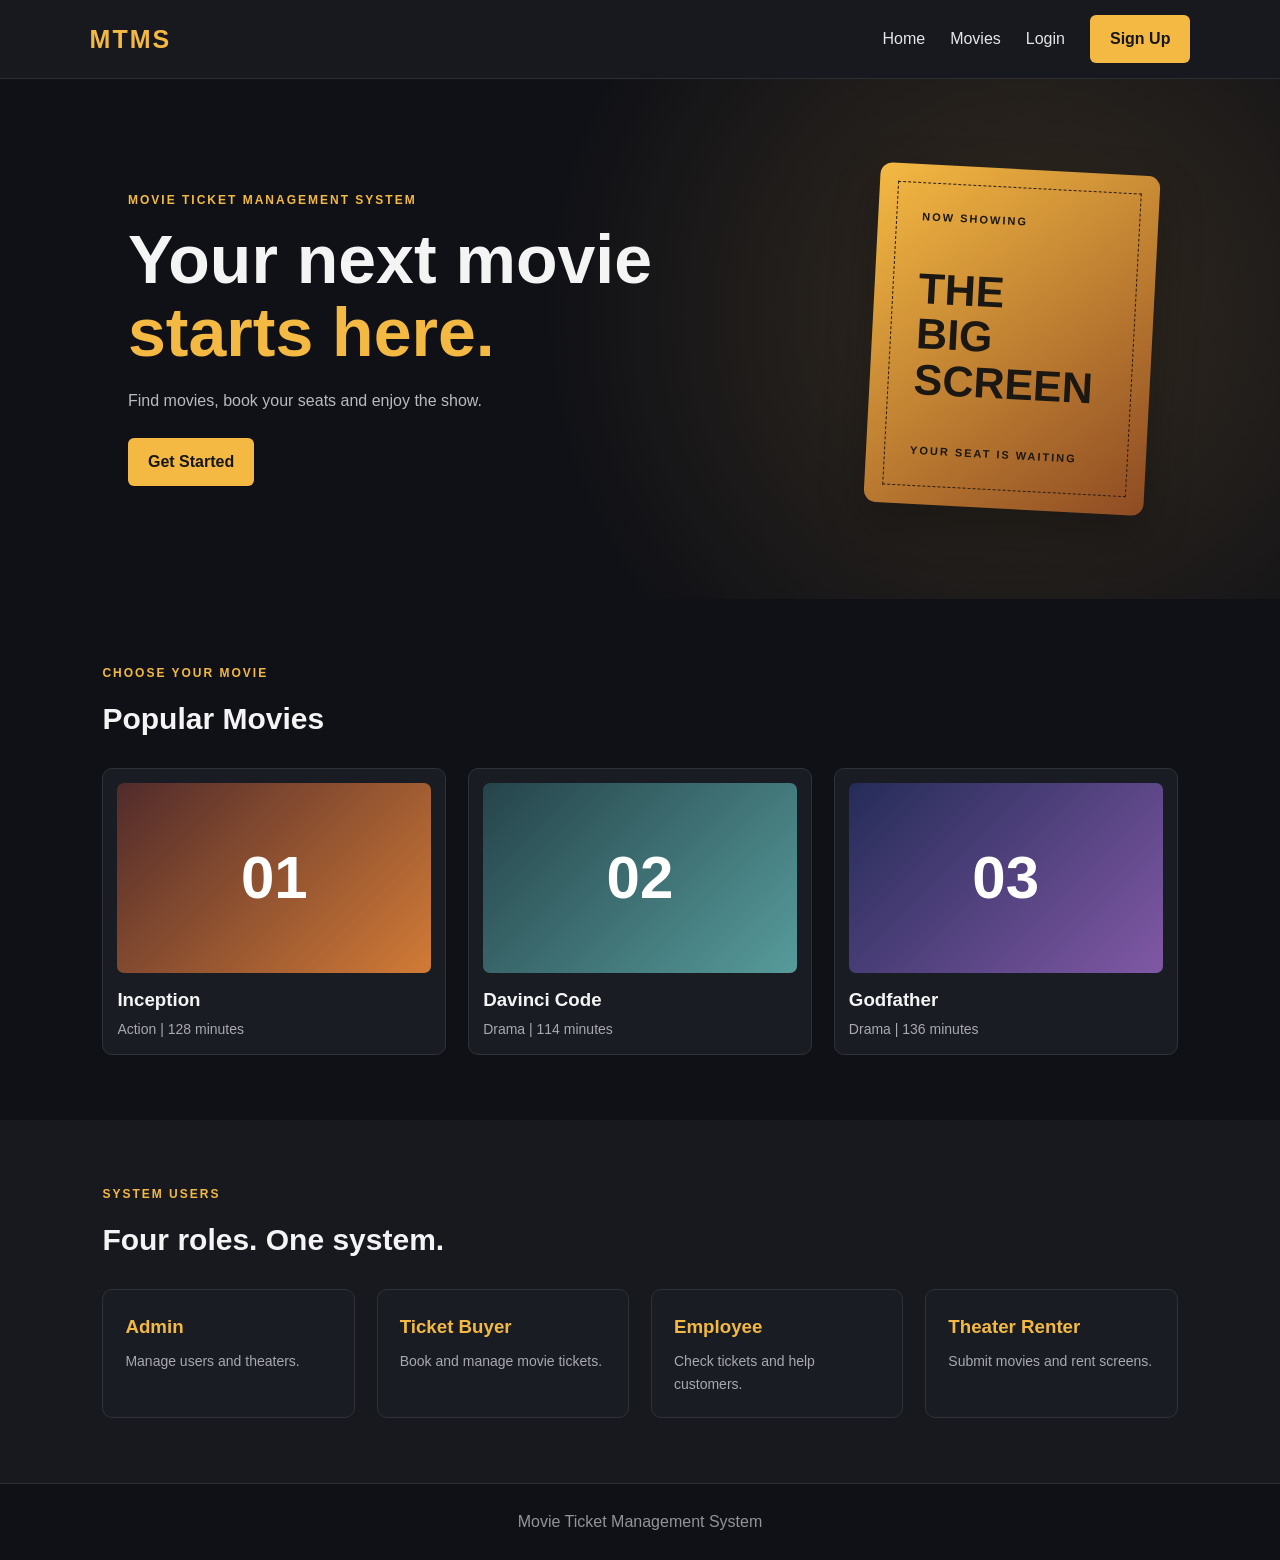
<file: index.html>
<!DOCTYPE html>
<html lang="en">
<head>
    <meta charset="UTF-8">
    <meta name="viewport" content="width=device-width, initial-scale=1.0">
    <title>Movie Ticket Management System</title>
    <link rel="stylesheet" href="css/index.css">
</head>
<body>
    <header class="topbar">
        <a class="logo" href="index.html">MTMS</a>
        <nav>
            <a href="index.html">Home</a>
            <a href="#movies">Movies</a>
            <a href="login.html">Login</a>
            <a class="nav-button" href="register.html">Sign Up</a>
        </nav>
    </header>

    <main>
        <section class="hero">
            <div>
                <p class="tag">MOVIE TICKET MANAGEMENT SYSTEM</p>
                <h1>Your next movie<br><span>starts here.</span></h1>
                <p class="hero-text">Find movies, book your seats and enjoy the show.</p>
                <a class="button" href="login.html">Get Started</a>
            </div>
            <div class="hero-box">
                <div class="ticket-shape">
                    <p>NOW SHOWING</p>
                    <h2>THE<br>BIG<br>SCREEN</h2>
                    <span>YOUR SEAT IS WAITING</span>
                </div>
            </div>
        </section>

        <section class="content-section" id="movies">
            <p class="tag">CHOOSE YOUR MOVIE</p>
            <h2>Popular Movies</h2>
            <div class="movie-list">
                <article class="movie-card">
                    <div class="movie-art art-one">01</div>
                    <h3>Inception</h3>
                    <p>Action | 128 minutes</p>
                </article>
                <article class="movie-card">
                    <div class="movie-art art-two">02</div>
                    <h3>Davinci Code</h3>
                    <p>Drama | 114 minutes</p>
                </article>
                <article class="movie-card">
                    <div class="movie-art art-three">03</div>
                    <h3>Godfather</h3>
                    <p>Drama | 136 minutes</p>
                </article>
            </div>
        </section>

        <section class="content-section roles">
            <p class="tag">SYSTEM USERS</p>
            <h2>Four roles. One system.</h2>
            <div class="role-list">
                <div><h3>Admin</h3><p>Manage users and theaters.</p></div>
                <div><h3>Ticket Buyer</h3><p>Book and manage movie tickets.</p></div>
                <div><h3>Employee</h3><p>Check tickets and help customers.</p></div>
                <div><h3>Theater Renter</h3><p>Submit movies and rent screens.</p></div>
            </div>
        </section>
    </main>

    <footer>Movie Ticket Management System</footer>
</body>
</html>
</file>
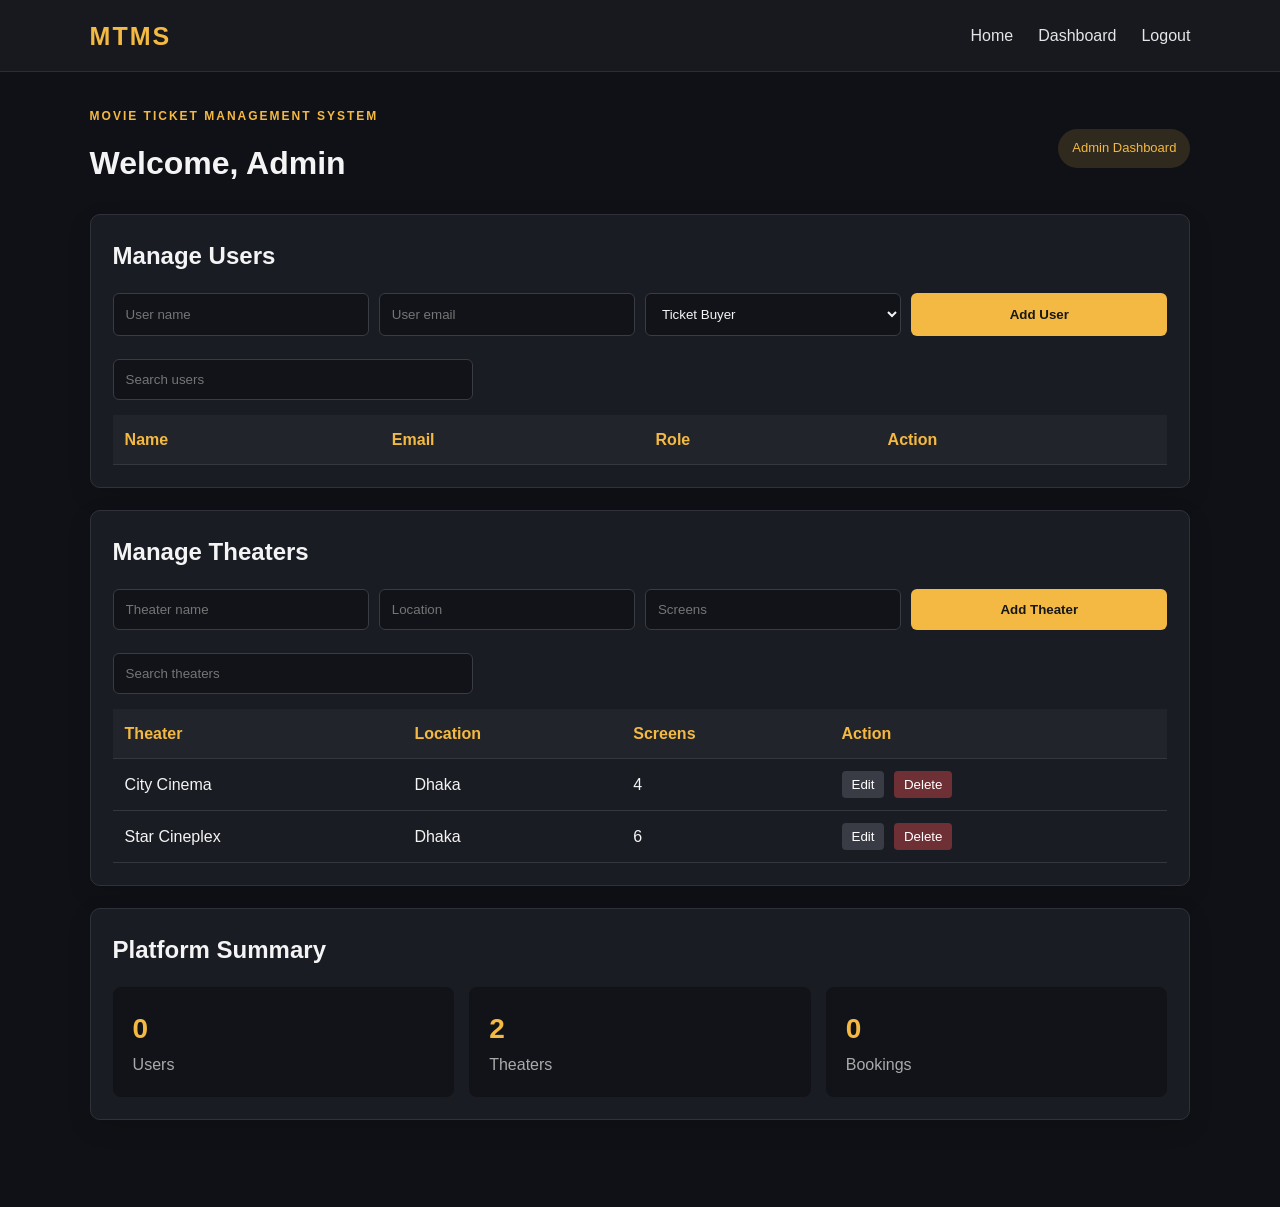
<file: admin.html>
<!DOCTYPE html>
<html lang="en">
<head>
    <meta charset="UTF-8">
    <meta name="viewport" content="width=device-width, initial-scale=1.0">
    <title>Admin Dashboard | Movie Ticket Management System</title>
    <link rel="stylesheet" href="css/admin.css">
</head>
<body>
    <header class="topbar">
        <a class="logo" href="index.html">MTMS</a>
        <nav><a href="index.html">Home</a><a href="admin.html">Dashboard</a><a href="login.html" id="logoutLink">Logout</a></nav>
    </header>
    <main class="dashboard">
        <div class="dashboard-heading"><div><p class="tag">MOVIE TICKET MANAGEMENT SYSTEM</p><h1>Welcome, Admin</h1></div><span class="role-label">Admin Dashboard</span></div>
        
        <section class="panel">
            <h2>Manage Users</h2>
            <form id="userForm" class="inline-form">
                <input id="userName" placeholder="User name">
                <input id="userEmail" type="email" placeholder="User email">
                <select id="userRole"><option value="buyer">Ticket Buyer</option><option value="employee">Employee</option><option value="renter">Theater Renter</option></select>
                <button class="button" type="submit">Add User</button>
            </form>
            <input class="search" id="userSearch" placeholder="Search users">
            <div class="table-wrap"><table><thead><tr><th>Name</th><th>Email</th><th>Role</th><th>Action</th></tr></thead><tbody id="userTable"></tbody></table></div>
        </section>
        <section class="panel">
            <h2>Manage Theaters</h2>
            <form id="theaterForm" class="inline-form">
                <input id="theaterName" placeholder="Theater name">
                <input id="theaterLocation" placeholder="Location">
                <input id="theaterScreens" type="number" min="1" placeholder="Screens">
                <button class="button" type="submit">Add Theater</button>
            </form>
            <input class="search" id="theaterSearch" placeholder="Search theaters">
            <div class="table-wrap"><table><thead><tr><th>Theater</th><th>Location</th><th>Screens</th><th>Action</th></tr></thead><tbody id="theaterTable"></tbody></table></div>
        </section>
        <section class="panel">
            <h2>Platform Summary</h2>
            <div class="summary-grid"><div><strong id="totalUsers">0</strong><span>Users</span></div><div><strong id="totalTheaters">0</strong><span>Theaters</span></div><div><strong id="totalBookings">0</strong><span>Bookings</span></div></div>
        </section>

    </main>
    <script src="js/admin.js"></script>
</body>
</html>
</file>
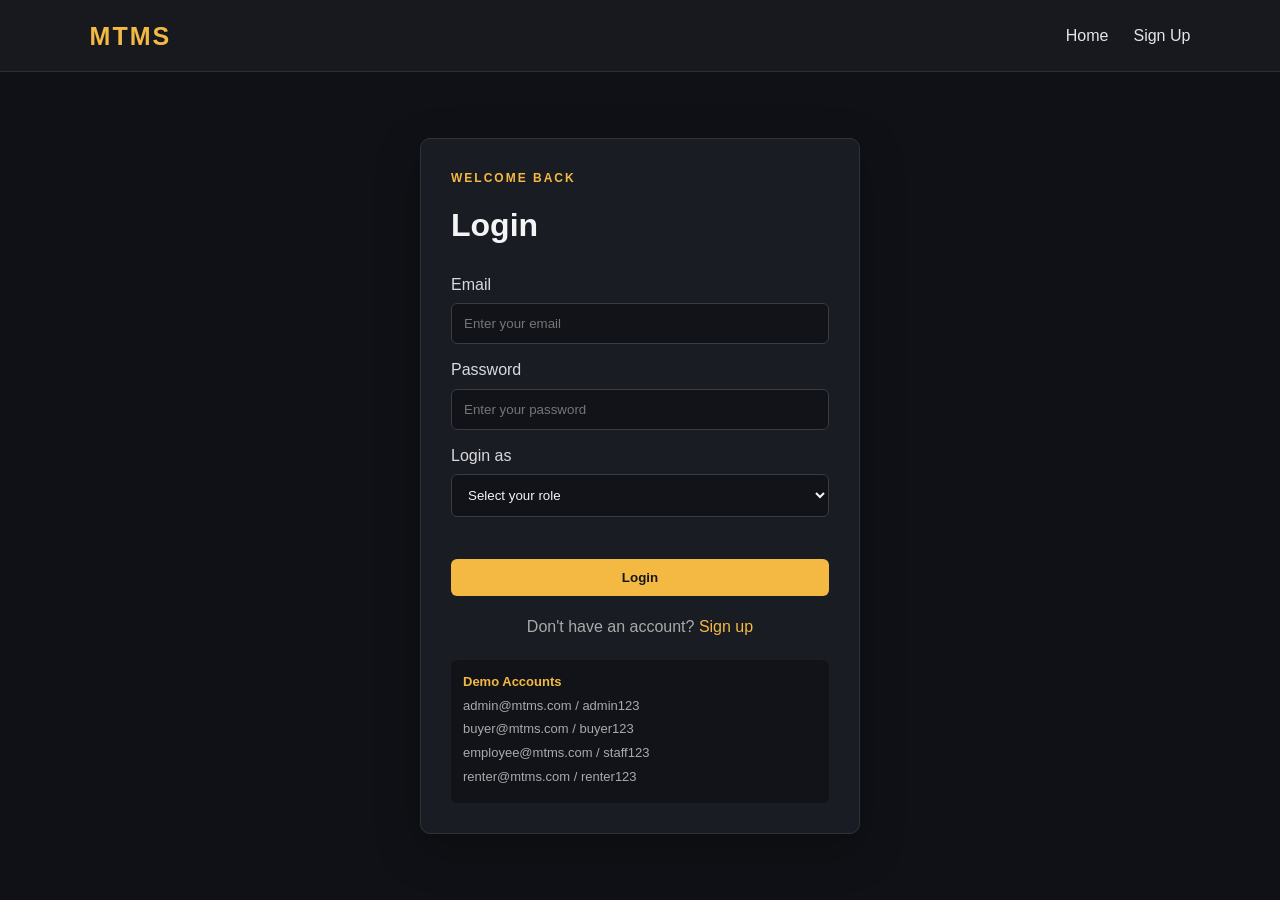
<file: login.html>
<!DOCTYPE html>
<html lang="en">
<head>
    <meta charset="UTF-8">
    <meta name="viewport" content="width=device-width, initial-scale=1.0">
    <title>Login | Movie Ticket Management System</title>
    <link rel="stylesheet" href="css/login.css">
</head>
<body>
    <header class="topbar">
        <a class="logo" href="index.html">MTMS</a>
        <nav><a href="index.html">Home</a><a href="register.html">Sign Up</a></nav>
    </header>

    <main class="form-page">
        <form class="form-card" id="loginForm">
            <p class="tag">WELCOME BACK</p>
            <h1>Login</h1>
            <label for="email">Email</label>
            <input type="email" id="email" placeholder="Enter your email">
            <label for="password">Password</label>
            <input type="password" id="password" placeholder="Enter your password">
            <label for="role">Login as</label>
            <select id="role">
                <option value="">Select your role</option>
                <option value="admin">Admin</option>
                <option value="buyer">Ticket Buyer</option>
                <option value="employee">Employee</option>
                <option value="renter">Theater Renter</option>
            </select>
            <p class="error" id="loginError"></p>
            <button class="button full-button" type="submit">Login</button>
            <p class="form-bottom">Don't have an account? <a href="register.html">Sign up</a></p>
            <div class="demo-box">
                <strong>Demo Accounts</strong>
                <p>admin@mtms.com / admin123</p>
                <p>buyer@mtms.com / buyer123</p>
                <p>employee@mtms.com / staff123</p>
                <p>renter@mtms.com / renter123</p>
            </div>
        </form>
    </main>
    <script src="js/login.js"></script>
</body>
</html>
</file>
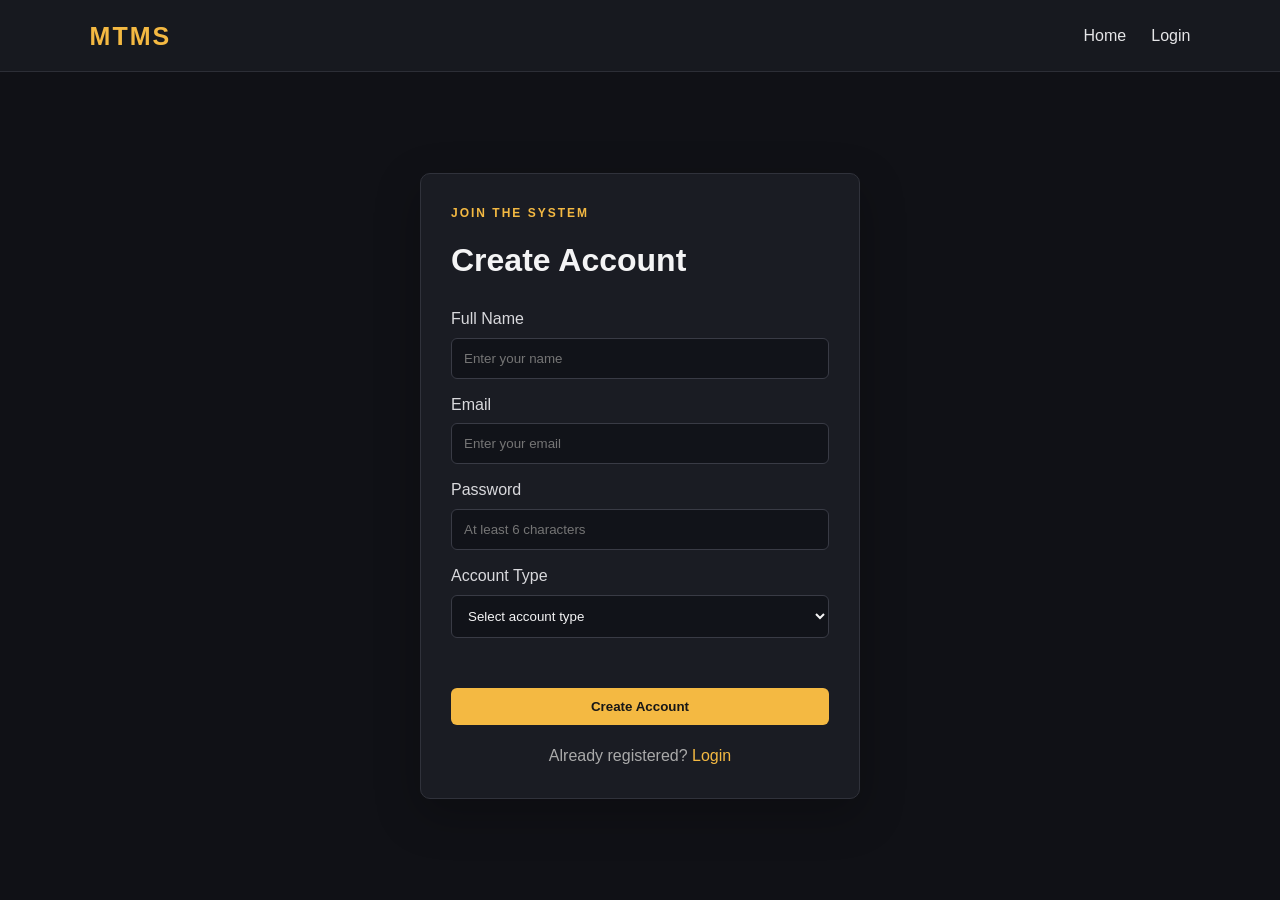
<file: register.html>
<!DOCTYPE html>
<html lang="en">
<head>
    <meta charset="UTF-8">
    <meta name="viewport" content="width=device-width, initial-scale=1.0">
    <title>Sign Up | Movie Ticket Management System</title>
    <link rel="stylesheet" href="css/register.css">
</head>
<body>
    <header class="topbar">
        <a class="logo" href="index.html">MTMS</a>
        <nav><a href="index.html">Home</a><a href="login.html">Login</a></nav>
    </header>

    <main class="form-page">
        <form class="form-card" id="registerForm">
            <p class="tag">JOIN THE SYSTEM</p>
            <h1>Create Account</h1>
            <label for="name">Full Name</label>
            <input type="text" id="name" placeholder="Enter your name">
            <label for="regEmail">Email</label>
            <input type="email" id="regEmail" placeholder="Enter your email">
            <label for="regPassword">Password</label>
            <input type="password" id="regPassword" placeholder="At least 6 characters">
            <label for="regRole">Account Type</label>
            <select id="regRole">
                <option value="">Select account type</option>
                <option value="buyer">Ticket Buyer</option>
                <option value="employee">Employee</option>
                <option value="renter">Theater Renter</option>
            </select>
            <p class="error" id="registerError"></p>
            <p class="success" id="registerSuccess"></p>
            <button class="button full-button" type="submit">Create Account</button>
            <p class="form-bottom">Already registered? <a href="login.html">Login</a></p>
        </form>
    </main>
    <script src="js/register.js"></script>
</body>
</html>
</file>
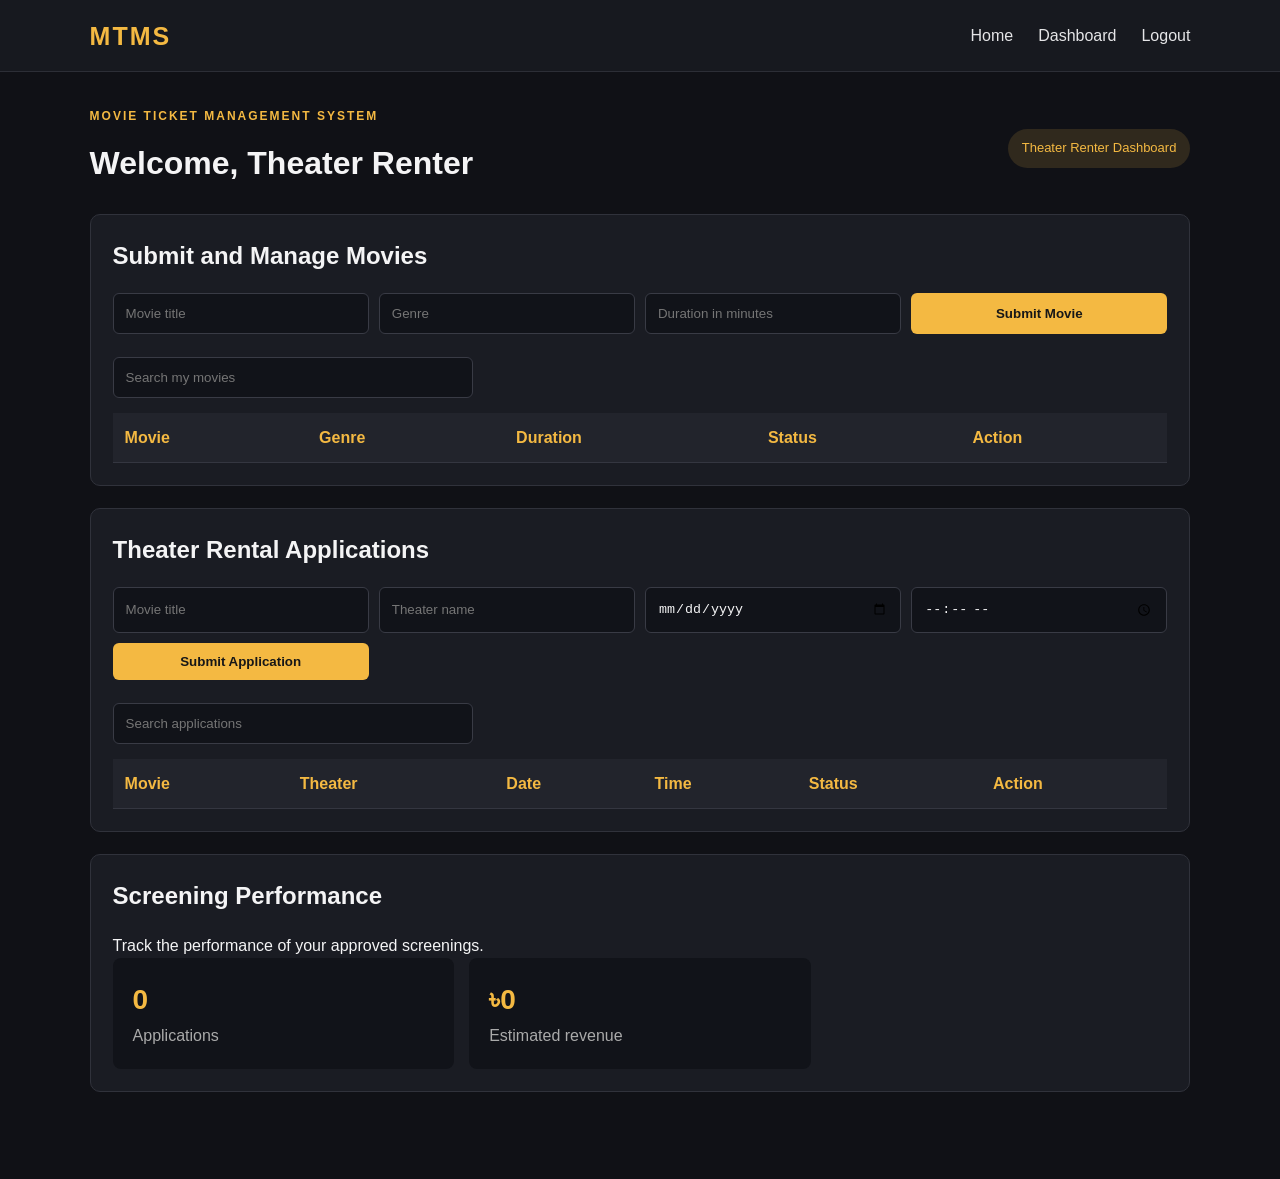
<file: renter.html>
<!DOCTYPE html>
<html lang="en">
<head>
    <meta charset="UTF-8">
    <meta name="viewport" content="width=device-width, initial-scale=1.0">
    <title>Theater Renter Dashboard | Movie Ticket Management System</title>
    <link rel="stylesheet" href="css/renter.css">
</head>
<body>
    <header class="topbar">
        <a class="logo" href="index.html">MTMS</a>
        <nav><a href="index.html">Home</a><a href="renter.html">Dashboard</a><a href="login.html" id="logoutLink">Logout</a></nav>
    </header>
    <main class="dashboard">
        <div class="dashboard-heading"><div><p class="tag">MOVIE TICKET MANAGEMENT SYSTEM</p><h1>Welcome, Theater Renter</h1></div><span class="role-label">Theater Renter Dashboard</span></div>
        
        <section class="panel">
            <h2>Submit and Manage Movies</h2>
            <form id="renterMovieForm" class="form-grid">
                <input id="renterMovieTitle" placeholder="Movie title">
                <input id="renterMovieGenre" placeholder="Genre">
                <input id="renterMovieDuration" type="number" min="1" placeholder="Duration in minutes">
                <button class="button" type="submit">Submit Movie</button>
            </form>
            <input class="search" id="renterMovieSearch" placeholder="Search my movies">
            <div class="table-wrap"><table><thead><tr><th>Movie</th><th>Genre</th><th>Duration</th><th>Status</th><th>Action</th></tr></thead><tbody id="renterMovieTable"></tbody></table></div>
        </section>
        <section class="panel">
            <h2>Theater Rental Applications</h2>
            <form id="rentalForm" class="form-grid">
                <input id="rentalMovie" placeholder="Movie title">
                <input id="rentalTheater" placeholder="Theater name">
                <input id="rentalDate" type="date">
                <input id="rentalTime" type="time">
                <button class="button" type="submit">Submit Application</button>
            </form>
            <input class="search" id="rentalSearch" placeholder="Search applications">
            <div class="table-wrap"><table><thead><tr><th>Movie</th><th>Theater</th><th>Date</th><th>Time</th><th>Status</th><th>Action</th></tr></thead><tbody id="rentalTable"></tbody></table></div>
        </section>
        <section class="panel">
            <h2>Screening Performance</h2>
            <p>Track the performance of your approved screenings.</p>
            <div class="summary-grid"><div><strong id="renterScreenings">0</strong><span>Applications</span></div><div><strong>৳0</strong><span>Estimated revenue</span></div></div>
        </section>

    </main>
    <script src="js/renter.js"></script>
</body>
</html>
</file>
<file: css/index.css>
* {
    box-sizing: border-box;
    margin: 0;
    padding: 0;
}

body {
    background: #101116;
    color: #f4f4f5;
    font-family: Arial, Helvetica, sans-serif;
    line-height: 1.6;
}

a {
    color: #f4b942;
    text-decoration: none;
}

.topbar {
    min-height: 72px;
    padding: 15px 7%;
    display: flex;
    justify-content: space-between;
    align-items: center;
    background: #17191f;
    border-bottom: 1px solid #2c2e36;
}

.logo {
    color: #f4b942;
    font-size: 25px;
    font-weight: bold;
    letter-spacing: 2px;
}

nav {
    display: flex;
    gap: 25px;
    align-items: center;
}

nav a {
    color: #e5e5e7;
}

nav a:hover {
    color: #f4b942;
}

.nav-button, .button {
    display: inline-block;
    background: #f4b942;
    color: #171717;
    border: 0;
    padding: 11px 20px;
    border-radius: 6px;
    font-weight: bold;
    cursor: pointer;
}

.nav-button:hover, .button:hover {
    background: #ffd477;
}

.hero {
    padding: 90px 10%;
    min-height: 480px;
    display: flex;
    align-items: center;
    justify-content: space-between;
    gap: 40px;
    background: radial-gradient(circle at 80% 45%, #342b20, #101116 45%);
}

.tag {
    color: #f4b942;
    font-size: 12px;
    font-weight: bold;
    letter-spacing: 2px;
    margin-bottom: 12px;
}

.hero h1 {
    font-size: clamp(42px, 6vw, 68px);
    line-height: 1.08;
    margin-bottom: 18px;
}

.hero h1 span {
    color: #f4b942;
}

.hero-text {
    color: #b9bac1;
    margin-bottom: 25px;
}

.hero-box {
    width: 280px;
    height: 340px;
    padding: 18px;
    background: linear-gradient(140deg, #f4b942, #8e4b23);
    transform: rotate(3deg);
    border-radius: 12px;
}

.ticket-shape {
    height: 100%;
    padding: 25px;
    border: 1px dashed #2b1c11;
    color: #1b1712;
    display: flex;
    flex-direction: column;
    justify-content: space-between;
}

.ticket-shape h2 {
    font-size: 43px;
    line-height: 1.05;
}

.ticket-shape p, .ticket-shape span {
    font-size: 11px;
    font-weight: bold;
    letter-spacing: 2px;
}

.content-section {
    padding: 65px 8%;
}

.content-section h2 {
    font-size: 30px;
    margin-bottom: 25px;
}

.movie-list, .role-list {
    display: grid;
    grid-template-columns: repeat(3, 1fr);
    gap: 22px;
}

.movie-card, .role-list div, .panel, .form-card {
    background: #1a1c23;
    border: 1px solid #30323b;
    border-radius: 10px;
}

.movie-card {
    padding: 14px;
}

.movie-card h3 {
    margin: 12px 0 3px;
}

.movie-card p, .role-list p {
    color: #a8a9b0;
    font-size: 14px;
}

.movie-art {
    height: 190px;
    border-radius: 7px;
    display: flex;
    align-items: center;
    justify-content: center;
    font-size: 60px;
    font-weight: bold;
    color: #fff;
}

.art-one { background: linear-gradient(135deg, #512b2b, #d27b36); }
.art-two { background: linear-gradient(135deg, #25444a, #579b9b); }
.art-three { background: linear-gradient(135deg, #252c58, #8058a5); }

.roles {
    background: #17191f;
}

.role-list {
    grid-template-columns: repeat(4, 1fr);
}

.role-list div {
    padding: 22px;
}

.role-list h3 {
    color: #f4b942;
    margin-bottom: 8px;
}

footer {
    padding: 25px;
    text-align: center;
    color: #92939b;
    border-top: 1px solid #2c2e36;
}

.form-page {
    min-height: calc(100vh - 72px);
    padding: 45px 15px;
    display: flex;
    justify-content: center;
    align-items: flex-start;
}

.form-card {
    width: 100%;
    max-width: 440px;
    padding: 30px;
}

.form-card h1 {
    margin-bottom: 20px;
}

label {
    display: block;
    margin: 13px 0 6px;
    color: #d9d9dd;
}

input, select, textarea {
    width: 100%;
    padding: 12px;
    background: #111319;
    border: 1px solid #393b45;
    border-radius: 6px;
    color: #f4f4f5;
    outline: none;
}

input:focus, select:focus, textarea:focus {
    border-color: #f4b942;
}

.full-button {
    width: 100%;
    margin-top: 12px;
}

.error {
    color: #ff7777;
    min-height: 22px;
    margin-top: 8px;
}

.success {
    color: #75d69a;
    margin-top: 8px;
}

.form-bottom {
    text-align: center;
    color: #aaa;
    margin-top: 18px;
}

.demo-box {
    background: #111319;
    padding: 12px;
    margin-top: 20px;
    border-radius: 6px;
    color: #aaa;
    font-size: 13px;
}

.demo-box strong {
    color: #f4b942;
}

.dashboard {
    width: 86%;
    max-width: 1200px;
    margin: 35px auto;
}

.dashboard-heading {
    display: flex;
    justify-content: space-between;
    align-items: center;
    margin-bottom: 25px;
}

.dashboard-heading h1 {
    font-size: 32px;
}

.role-label {
    background: #30291d;
    color: #f4b942;
    padding: 9px 14px;
    border-radius: 20px;
    font-size: 13px;
}

.panel {
    padding: 22px;
    margin-bottom: 22px;
}

.panel h2 {
    margin-bottom: 17px;
}

.inline-form, .form-grid {
    display: grid;
    grid-template-columns: repeat(4, 1fr);
    gap: 10px;
    margin-bottom: 15px;
}

.search {
    max-width: 360px;
    margin: 8px 0 15px;
}

.table-wrap {
    overflow-x: auto;
}

table {
    width: 100%;
    border-collapse: collapse;
    min-width: 550px;
}

th, td {
    padding: 12px;
    border-bottom: 1px solid #343640;
    text-align: left;
}

th {
    color: #f4b942;
    background: #22242c;
}

td button {
    margin-right: 5px;
}

.small-button {
    background: #393b45;
    color: white;
    border: 0;
    padding: 6px 10px;
    border-radius: 4px;
    cursor: pointer;
}

.delete-button {
    background: #6e3035;
}

.summary-grid {
    display: grid;
    grid-template-columns: repeat(3, 1fr);
    gap: 15px;
}

.summary-grid div {
    padding: 20px;
    background: #111319;
    border-radius: 8px;
}

.summary-grid strong, .summary-grid span {
    display: block;
}

.summary-grid strong {
    color: #f4b942;
    font-size: 28px;
}

.summary-grid span {
    color: #aaa;
}

.dashboard-movies {
    grid-template-columns: repeat(3, 1fr);
}

.dashboard-movies .button {
    margin-top: 12px;
}

.simple-list {
    padding-left: 20px;
    color: #c5c5ca;
}

@media (max-width: 750px) {
    .topbar, .hero, .dashboard-heading {
        flex-direction: column;
        align-items: flex-start;
    }

    nav {
        flex-wrap: wrap;
        gap: 14px;
    }

    .hero {
        padding: 55px 8%;
    }

    .hero-box {
        width: 220px;
        height: 280px;
    }

    .movie-list, .role-list, .dashboard-movies {
        grid-template-columns: 1fr;
    }

    .inline-form, .form-grid {
        grid-template-columns: 1fr;
    }

    .dashboard {
        width: 92%;
    }

    .summary-grid {
        grid-template-columns: 1fr;
    }
}


/* Home page */
.hero { min-height: 480px; }
.hero-box { box-shadow: 0 18px 45px rgba(0,0,0,.25); }
.content-section { max-width: 1400px; margin: auto; }
.movie-card { transition: transform .2s; }
.movie-card:hover { transform: translateY(-5px); }
</file>
<file: css/admin.css>
* {
    box-sizing: border-box;
    margin: 0;
    padding: 0;
}

body {
    background: #101116;
    color: #f4f4f5;
    font-family: Arial, Helvetica, sans-serif;
    line-height: 1.6;
}

a {
    color: #f4b942;
    text-decoration: none;
}

.topbar {
    min-height: 72px;
    padding: 15px 7%;
    display: flex;
    justify-content: space-between;
    align-items: center;
    background: #17191f;
    border-bottom: 1px solid #2c2e36;
}

.logo {
    color: #f4b942;
    font-size: 25px;
    font-weight: bold;
    letter-spacing: 2px;
}

nav {
    display: flex;
    gap: 25px;
    align-items: center;
}

nav a {
    color: #e5e5e7;
}

nav a:hover {
    color: #f4b942;
}

.nav-button, .button {
    display: inline-block;
    background: #f4b942;
    color: #171717;
    border: 0;
    padding: 11px 20px;
    border-radius: 6px;
    font-weight: bold;
    cursor: pointer;
}

.nav-button:hover, .button:hover {
    background: #ffd477;
}

.hero {
    padding: 90px 10%;
    min-height: 480px;
    display: flex;
    align-items: center;
    justify-content: space-between;
    gap: 40px;
    background: radial-gradient(circle at 80% 45%, #342b20, #101116 45%);
}

.tag {
    color: #f4b942;
    font-size: 12px;
    font-weight: bold;
    letter-spacing: 2px;
    margin-bottom: 12px;
}

.hero h1 {
    font-size: clamp(42px, 6vw, 68px);
    line-height: 1.08;
    margin-bottom: 18px;
}

.hero h1 span {
    color: #f4b942;
}

.hero-text {
    color: #b9bac1;
    margin-bottom: 25px;
}

.hero-box {
    width: 280px;
    height: 340px;
    padding: 18px;
    background: linear-gradient(140deg, #f4b942, #8e4b23);
    transform: rotate(3deg);
    border-radius: 12px;
}

.ticket-shape {
    height: 100%;
    padding: 25px;
    border: 1px dashed #2b1c11;
    color: #1b1712;
    display: flex;
    flex-direction: column;
    justify-content: space-between;
}

.ticket-shape h2 {
    font-size: 43px;
    line-height: 1.05;
}

.ticket-shape p, .ticket-shape span {
    font-size: 11px;
    font-weight: bold;
    letter-spacing: 2px;
}

.content-section {
    padding: 65px 8%;
}

.content-section h2 {
    font-size: 30px;
    margin-bottom: 25px;
}

.movie-list, .role-list {
    display: grid;
    grid-template-columns: repeat(3, 1fr);
    gap: 22px;
}

.movie-card, .role-list div, .panel, .form-card {
    background: #1a1c23;
    border: 1px solid #30323b;
    border-radius: 10px;
}

.movie-card {
    padding: 14px;
}

.movie-card h3 {
    margin: 12px 0 3px;
}

.movie-card p, .role-list p {
    color: #a8a9b0;
    font-size: 14px;
}

.movie-art {
    height: 190px;
    border-radius: 7px;
    display: flex;
    align-items: center;
    justify-content: center;
    font-size: 60px;
    font-weight: bold;
    color: #fff;
}

.art-one { background: linear-gradient(135deg, #512b2b, #d27b36); }
.art-two { background: linear-gradient(135deg, #25444a, #579b9b); }
.art-three { background: linear-gradient(135deg, #252c58, #8058a5); }

.roles {
    background: #17191f;
}

.role-list {
    grid-template-columns: repeat(4, 1fr);
}

.role-list div {
    padding: 22px;
}

.role-list h3 {
    color: #f4b942;
    margin-bottom: 8px;
}

footer {
    padding: 25px;
    text-align: center;
    color: #92939b;
    border-top: 1px solid #2c2e36;
}

.form-page {
    min-height: calc(100vh - 72px);
    padding: 45px 15px;
    display: flex;
    justify-content: center;
    align-items: flex-start;
}

.form-card {
    width: 100%;
    max-width: 440px;
    padding: 30px;
}

.form-card h1 {
    margin-bottom: 20px;
}

label {
    display: block;
    margin: 13px 0 6px;
    color: #d9d9dd;
}

input, select, textarea {
    width: 100%;
    padding: 12px;
    background: #111319;
    border: 1px solid #393b45;
    border-radius: 6px;
    color: #f4f4f5;
    outline: none;
}

input:focus, select:focus, textarea:focus {
    border-color: #f4b942;
}

.full-button {
    width: 100%;
    margin-top: 12px;
}

.error {
    color: #ff7777;
    min-height: 22px;
    margin-top: 8px;
}

.success {
    color: #75d69a;
    margin-top: 8px;
}

.form-bottom {
    text-align: center;
    color: #aaa;
    margin-top: 18px;
}

.demo-box {
    background: #111319;
    padding: 12px;
    margin-top: 20px;
    border-radius: 6px;
    color: #aaa;
    font-size: 13px;
}

.demo-box strong {
    color: #f4b942;
}

.dashboard {
    width: 86%;
    max-width: 1200px;
    margin: 35px auto;
}

.dashboard-heading {
    display: flex;
    justify-content: space-between;
    align-items: center;
    margin-bottom: 25px;
}

.dashboard-heading h1 {
    font-size: 32px;
}

.role-label {
    background: #30291d;
    color: #f4b942;
    padding: 9px 14px;
    border-radius: 20px;
    font-size: 13px;
}

.panel {
    padding: 22px;
    margin-bottom: 22px;
}

.panel h2 {
    margin-bottom: 17px;
}

.inline-form, .form-grid {
    display: grid;
    grid-template-columns: repeat(4, 1fr);
    gap: 10px;
    margin-bottom: 15px;
}

.search {
    max-width: 360px;
    margin: 8px 0 15px;
}

.table-wrap {
    overflow-x: auto;
}

table {
    width: 100%;
    border-collapse: collapse;
    min-width: 550px;
}

th, td {
    padding: 12px;
    border-bottom: 1px solid #343640;
    text-align: left;
}

th {
    color: #f4b942;
    background: #22242c;
}

td button {
    margin-right: 5px;
}

.small-button {
    background: #393b45;
    color: white;
    border: 0;
    padding: 6px 10px;
    border-radius: 4px;
    cursor: pointer;
}

.delete-button {
    background: #6e3035;
}

.summary-grid {
    display: grid;
    grid-template-columns: repeat(3, 1fr);
    gap: 15px;
}

.summary-grid div {
    padding: 20px;
    background: #111319;
    border-radius: 8px;
}

.summary-grid strong, .summary-grid span {
    display: block;
}

.summary-grid strong {
    color: #f4b942;
    font-size: 28px;
}

.summary-grid span {
    color: #aaa;
}

.dashboard-movies {
    grid-template-columns: repeat(3, 1fr);
}

.dashboard-movies .button {
    margin-top: 12px;
}

.simple-list {
    padding-left: 20px;
    color: #c5c5ca;
}

@media (max-width: 750px) {
    .topbar, .hero, .dashboard-heading {
        flex-direction: column;
        align-items: flex-start;
    }

    nav {
        flex-wrap: wrap;
        gap: 14px;
    }

    .hero {
        padding: 55px 8%;
    }

    .hero-box {
        width: 220px;
        height: 280px;
    }

    .movie-list, .role-list, .dashboard-movies {
        grid-template-columns: 1fr;
    }

    .inline-form, .form-grid {
        grid-template-columns: 1fr;
    }

    .dashboard {
        width: 92%;
    }

    .summary-grid {
        grid-template-columns: 1fr;
    }
}


/* Admin dashboard */
.dashboard { padding-bottom: 30px; }
.panel { box-shadow: 0 8px 25px rgba(0,0,0,.12); }
#userTable td:last-child, #theaterTable td:last-child { white-space: nowrap; }
</file>
<file: css/login.css>
* {
    box-sizing: border-box;
    margin: 0;
    padding: 0;
}

body {
    background: #101116;
    color: #f4f4f5;
    font-family: Arial, Helvetica, sans-serif;
    line-height: 1.6;
}

a {
    color: #f4b942;
    text-decoration: none;
}

.topbar {
    min-height: 72px;
    padding: 15px 7%;
    display: flex;
    justify-content: space-between;
    align-items: center;
    background: #17191f;
    border-bottom: 1px solid #2c2e36;
}

.logo {
    color: #f4b942;
    font-size: 25px;
    font-weight: bold;
    letter-spacing: 2px;
}

nav {
    display: flex;
    gap: 25px;
    align-items: center;
}

nav a {
    color: #e5e5e7;
}

nav a:hover {
    color: #f4b942;
}

.nav-button, .button {
    display: inline-block;
    background: #f4b942;
    color: #171717;
    border: 0;
    padding: 11px 20px;
    border-radius: 6px;
    font-weight: bold;
    cursor: pointer;
}

.nav-button:hover, .button:hover {
    background: #ffd477;
}

.hero {
    padding: 90px 10%;
    min-height: 480px;
    display: flex;
    align-items: center;
    justify-content: space-between;
    gap: 40px;
    background: radial-gradient(circle at 80% 45%, #342b20, #101116 45%);
}

.tag {
    color: #f4b942;
    font-size: 12px;
    font-weight: bold;
    letter-spacing: 2px;
    margin-bottom: 12px;
}

.hero h1 {
    font-size: clamp(42px, 6vw, 68px);
    line-height: 1.08;
    margin-bottom: 18px;
}

.hero h1 span {
    color: #f4b942;
}

.hero-text {
    color: #b9bac1;
    margin-bottom: 25px;
}

.hero-box {
    width: 280px;
    height: 340px;
    padding: 18px;
    background: linear-gradient(140deg, #f4b942, #8e4b23);
    transform: rotate(3deg);
    border-radius: 12px;
}

.ticket-shape {
    height: 100%;
    padding: 25px;
    border: 1px dashed #2b1c11;
    color: #1b1712;
    display: flex;
    flex-direction: column;
    justify-content: space-between;
}

.ticket-shape h2 {
    font-size: 43px;
    line-height: 1.05;
}

.ticket-shape p, .ticket-shape span {
    font-size: 11px;
    font-weight: bold;
    letter-spacing: 2px;
}

.content-section {
    padding: 65px 8%;
}

.content-section h2 {
    font-size: 30px;
    margin-bottom: 25px;
}

.movie-list, .role-list {
    display: grid;
    grid-template-columns: repeat(3, 1fr);
    gap: 22px;
}

.movie-card, .role-list div, .panel, .form-card {
    background: #1a1c23;
    border: 1px solid #30323b;
    border-radius: 10px;
}

.movie-card {
    padding: 14px;
}

.movie-card h3 {
    margin: 12px 0 3px;
}

.movie-card p, .role-list p {
    color: #a8a9b0;
    font-size: 14px;
}

.movie-art {
    height: 190px;
    border-radius: 7px;
    display: flex;
    align-items: center;
    justify-content: center;
    font-size: 60px;
    font-weight: bold;
    color: #fff;
}

.art-one { background: linear-gradient(135deg, #512b2b, #d27b36); }
.art-two { background: linear-gradient(135deg, #25444a, #579b9b); }
.art-three { background: linear-gradient(135deg, #252c58, #8058a5); }

.roles {
    background: #17191f;
}

.role-list {
    grid-template-columns: repeat(4, 1fr);
}

.role-list div {
    padding: 22px;
}

.role-list h3 {
    color: #f4b942;
    margin-bottom: 8px;
}

footer {
    padding: 25px;
    text-align: center;
    color: #92939b;
    border-top: 1px solid #2c2e36;
}

.form-page {
    min-height: calc(100vh - 72px);
    padding: 45px 15px;
    display: flex;
    justify-content: center;
    align-items: flex-start;
}

.form-card {
    width: 100%;
    max-width: 440px;
    padding: 30px;
}

.form-card h1 {
    margin-bottom: 20px;
}

label {
    display: block;
    margin: 13px 0 6px;
    color: #d9d9dd;
}

input, select, textarea {
    width: 100%;
    padding: 12px;
    background: #111319;
    border: 1px solid #393b45;
    border-radius: 6px;
    color: #f4f4f5;
    outline: none;
}

input:focus, select:focus, textarea:focus {
    border-color: #f4b942;
}

.full-button {
    width: 100%;
    margin-top: 12px;
}

.error {
    color: #ff7777;
    min-height: 22px;
    margin-top: 8px;
}

.success {
    color: #75d69a;
    margin-top: 8px;
}

.form-bottom {
    text-align: center;
    color: #aaa;
    margin-top: 18px;
}

.demo-box {
    background: #111319;
    padding: 12px;
    margin-top: 20px;
    border-radius: 6px;
    color: #aaa;
    font-size: 13px;
}

.demo-box strong {
    color: #f4b942;
}

.dashboard {
    width: 86%;
    max-width: 1200px;
    margin: 35px auto;
}

.dashboard-heading {
    display: flex;
    justify-content: space-between;
    align-items: center;
    margin-bottom: 25px;
}

.dashboard-heading h1 {
    font-size: 32px;
}

.role-label {
    background: #30291d;
    color: #f4b942;
    padding: 9px 14px;
    border-radius: 20px;
    font-size: 13px;
}

.panel {
    padding: 22px;
    margin-bottom: 22px;
}

.panel h2 {
    margin-bottom: 17px;
}

.inline-form, .form-grid {
    display: grid;
    grid-template-columns: repeat(4, 1fr);
    gap: 10px;
    margin-bottom: 15px;
}

.search {
    max-width: 360px;
    margin: 8px 0 15px;
}

.table-wrap {
    overflow-x: auto;
}

table {
    width: 100%;
    border-collapse: collapse;
    min-width: 550px;
}

th, td {
    padding: 12px;
    border-bottom: 1px solid #343640;
    text-align: left;
}

th {
    color: #f4b942;
    background: #22242c;
}

td button {
    margin-right: 5px;
}

.small-button {
    background: #393b45;
    color: white;
    border: 0;
    padding: 6px 10px;
    border-radius: 4px;
    cursor: pointer;
}

.delete-button {
    background: #6e3035;
}

.summary-grid {
    display: grid;
    grid-template-columns: repeat(3, 1fr);
    gap: 15px;
}

.summary-grid div {
    padding: 20px;
    background: #111319;
    border-radius: 8px;
}

.summary-grid strong, .summary-grid span {
    display: block;
}

.summary-grid strong {
    color: #f4b942;
    font-size: 28px;
}

.summary-grid span {
    color: #aaa;
}

.dashboard-movies {
    grid-template-columns: repeat(3, 1fr);
}

.dashboard-movies .button {
    margin-top: 12px;
}

.simple-list {
    padding-left: 20px;
    color: #c5c5ca;
}

@media (max-width: 750px) {
    .topbar, .hero, .dashboard-heading {
        flex-direction: column;
        align-items: flex-start;
    }

    nav {
        flex-wrap: wrap;
        gap: 14px;
    }

    .hero {
        padding: 55px 8%;
    }

    .hero-box {
        width: 220px;
        height: 280px;
    }

    .movie-list, .role-list, .dashboard-movies {
        grid-template-columns: 1fr;
    }

    .inline-form, .form-grid {
        grid-template-columns: 1fr;
    }

    .dashboard {
        width: 92%;
    }

    .summary-grid {
        grid-template-columns: 1fr;
    }
}


/* Login page */
.form-page { align-items: center; }
.form-card { box-shadow: 0 15px 45px rgba(0,0,0,.25); }
.demo-box p { margin: 3px 0; }
</file>
<file: css/register.css>
* {
    box-sizing: border-box;
    margin: 0;
    padding: 0;
}

body {
    background: #101116;
    color: #f4f4f5;
    font-family: Arial, Helvetica, sans-serif;
    line-height: 1.6;
}

a {
    color: #f4b942;
    text-decoration: none;
}

.topbar {
    min-height: 72px;
    padding: 15px 7%;
    display: flex;
    justify-content: space-between;
    align-items: center;
    background: #17191f;
    border-bottom: 1px solid #2c2e36;
}

.logo {
    color: #f4b942;
    font-size: 25px;
    font-weight: bold;
    letter-spacing: 2px;
}

nav {
    display: flex;
    gap: 25px;
    align-items: center;
}

nav a {
    color: #e5e5e7;
}

nav a:hover {
    color: #f4b942;
}

.nav-button, .button {
    display: inline-block;
    background: #f4b942;
    color: #171717;
    border: 0;
    padding: 11px 20px;
    border-radius: 6px;
    font-weight: bold;
    cursor: pointer;
}

.nav-button:hover, .button:hover {
    background: #ffd477;
}

.hero {
    padding: 90px 10%;
    min-height: 480px;
    display: flex;
    align-items: center;
    justify-content: space-between;
    gap: 40px;
    background: radial-gradient(circle at 80% 45%, #342b20, #101116 45%);
}

.tag {
    color: #f4b942;
    font-size: 12px;
    font-weight: bold;
    letter-spacing: 2px;
    margin-bottom: 12px;
}

.hero h1 {
    font-size: clamp(42px, 6vw, 68px);
    line-height: 1.08;
    margin-bottom: 18px;
}

.hero h1 span {
    color: #f4b942;
}

.hero-text {
    color: #b9bac1;
    margin-bottom: 25px;
}

.hero-box {
    width: 280px;
    height: 340px;
    padding: 18px;
    background: linear-gradient(140deg, #f4b942, #8e4b23);
    transform: rotate(3deg);
    border-radius: 12px;
}

.ticket-shape {
    height: 100%;
    padding: 25px;
    border: 1px dashed #2b1c11;
    color: #1b1712;
    display: flex;
    flex-direction: column;
    justify-content: space-between;
}

.ticket-shape h2 {
    font-size: 43px;
    line-height: 1.05;
}

.ticket-shape p, .ticket-shape span {
    font-size: 11px;
    font-weight: bold;
    letter-spacing: 2px;
}

.content-section {
    padding: 65px 8%;
}

.content-section h2 {
    font-size: 30px;
    margin-bottom: 25px;
}

.movie-list, .role-list {
    display: grid;
    grid-template-columns: repeat(3, 1fr);
    gap: 22px;
}

.movie-card, .role-list div, .panel, .form-card {
    background: #1a1c23;
    border: 1px solid #30323b;
    border-radius: 10px;
}

.movie-card {
    padding: 14px;
}

.movie-card h3 {
    margin: 12px 0 3px;
}

.movie-card p, .role-list p {
    color: #a8a9b0;
    font-size: 14px;
}

.movie-art {
    height: 190px;
    border-radius: 7px;
    display: flex;
    align-items: center;
    justify-content: center;
    font-size: 60px;
    font-weight: bold;
    color: #fff;
}

.art-one { background: linear-gradient(135deg, #512b2b, #d27b36); }
.art-two { background: linear-gradient(135deg, #25444a, #579b9b); }
.art-three { background: linear-gradient(135deg, #252c58, #8058a5); }

.roles {
    background: #17191f;
}

.role-list {
    grid-template-columns: repeat(4, 1fr);
}

.role-list div {
    padding: 22px;
}

.role-list h3 {
    color: #f4b942;
    margin-bottom: 8px;
}

footer {
    padding: 25px;
    text-align: center;
    color: #92939b;
    border-top: 1px solid #2c2e36;
}

.form-page {
    min-height: calc(100vh - 72px);
    padding: 45px 15px;
    display: flex;
    justify-content: center;
    align-items: flex-start;
}

.form-card {
    width: 100%;
    max-width: 440px;
    padding: 30px;
}

.form-card h1 {
    margin-bottom: 20px;
}

label {
    display: block;
    margin: 13px 0 6px;
    color: #d9d9dd;
}

input, select, textarea {
    width: 100%;
    padding: 12px;
    background: #111319;
    border: 1px solid #393b45;
    border-radius: 6px;
    color: #f4f4f5;
    outline: none;
}

input:focus, select:focus, textarea:focus {
    border-color: #f4b942;
}

.full-button {
    width: 100%;
    margin-top: 12px;
}

.error {
    color: #ff7777;
    min-height: 22px;
    margin-top: 8px;
}

.success {
    color: #75d69a;
    margin-top: 8px;
}

.form-bottom {
    text-align: center;
    color: #aaa;
    margin-top: 18px;
}

.demo-box {
    background: #111319;
    padding: 12px;
    margin-top: 20px;
    border-radius: 6px;
    color: #aaa;
    font-size: 13px;
}

.demo-box strong {
    color: #f4b942;
}

.dashboard {
    width: 86%;
    max-width: 1200px;
    margin: 35px auto;
}

.dashboard-heading {
    display: flex;
    justify-content: space-between;
    align-items: center;
    margin-bottom: 25px;
}

.dashboard-heading h1 {
    font-size: 32px;
}

.role-label {
    background: #30291d;
    color: #f4b942;
    padding: 9px 14px;
    border-radius: 20px;
    font-size: 13px;
}

.panel {
    padding: 22px;
    margin-bottom: 22px;
}

.panel h2 {
    margin-bottom: 17px;
}

.inline-form, .form-grid {
    display: grid;
    grid-template-columns: repeat(4, 1fr);
    gap: 10px;
    margin-bottom: 15px;
}

.search {
    max-width: 360px;
    margin: 8px 0 15px;
}

.table-wrap {
    overflow-x: auto;
}

table {
    width: 100%;
    border-collapse: collapse;
    min-width: 550px;
}

th, td {
    padding: 12px;
    border-bottom: 1px solid #343640;
    text-align: left;
}

th {
    color: #f4b942;
    background: #22242c;
}

td button {
    margin-right: 5px;
}

.small-button {
    background: #393b45;
    color: white;
    border: 0;
    padding: 6px 10px;
    border-radius: 4px;
    cursor: pointer;
}

.delete-button {
    background: #6e3035;
}

.summary-grid {
    display: grid;
    grid-template-columns: repeat(3, 1fr);
    gap: 15px;
}

.summary-grid div {
    padding: 20px;
    background: #111319;
    border-radius: 8px;
}

.summary-grid strong, .summary-grid span {
    display: block;
}

.summary-grid strong {
    color: #f4b942;
    font-size: 28px;
}

.summary-grid span {
    color: #aaa;
}

.dashboard-movies {
    grid-template-columns: repeat(3, 1fr);
}

.dashboard-movies .button {
    margin-top: 12px;
}

.simple-list {
    padding-left: 20px;
    color: #c5c5ca;
}

@media (max-width: 750px) {
    .topbar, .hero, .dashboard-heading {
        flex-direction: column;
        align-items: flex-start;
    }

    nav {
        flex-wrap: wrap;
        gap: 14px;
    }

    .hero {
        padding: 55px 8%;
    }

    .hero-box {
        width: 220px;
        height: 280px;
    }

    .movie-list, .role-list, .dashboard-movies {
        grid-template-columns: 1fr;
    }

    .inline-form, .form-grid {
        grid-template-columns: 1fr;
    }

    .dashboard {
        width: 92%;
    }

    .summary-grid {
        grid-template-columns: 1fr;
    }
}


/* Registration page */
.form-page { align-items: center; }
.form-card { box-shadow: 0 15px 45px rgba(0,0,0,.25); }
</file>
<file: css/renter.css>
* {
    box-sizing: border-box;
    margin: 0;
    padding: 0;
}

body {
    background: #101116;
    color: #f4f4f5;
    font-family: Arial, Helvetica, sans-serif;
    line-height: 1.6;
}

a {
    color: #f4b942;
    text-decoration: none;
}

.topbar {
    min-height: 72px;
    padding: 15px 7%;
    display: flex;
    justify-content: space-between;
    align-items: center;
    background: #17191f;
    border-bottom: 1px solid #2c2e36;
}

.logo {
    color: #f4b942;
    font-size: 25px;
    font-weight: bold;
    letter-spacing: 2px;
}

nav {
    display: flex;
    gap: 25px;
    align-items: center;
}

nav a {
    color: #e5e5e7;
}

nav a:hover {
    color: #f4b942;
}

.nav-button, .button {
    display: inline-block;
    background: #f4b942;
    color: #171717;
    border: 0;
    padding: 11px 20px;
    border-radius: 6px;
    font-weight: bold;
    cursor: pointer;
}

.nav-button:hover, .button:hover {
    background: #ffd477;
}

.hero {
    padding: 90px 10%;
    min-height: 480px;
    display: flex;
    align-items: center;
    justify-content: space-between;
    gap: 40px;
    background: radial-gradient(circle at 80% 45%, #342b20, #101116 45%);
}

.tag {
    color: #f4b942;
    font-size: 12px;
    font-weight: bold;
    letter-spacing: 2px;
    margin-bottom: 12px;
}

.hero h1 {
    font-size: clamp(42px, 6vw, 68px);
    line-height: 1.08;
    margin-bottom: 18px;
}

.hero h1 span {
    color: #f4b942;
}

.hero-text {
    color: #b9bac1;
    margin-bottom: 25px;
}

.hero-box {
    width: 280px;
    height: 340px;
    padding: 18px;
    background: linear-gradient(140deg, #f4b942, #8e4b23);
    transform: rotate(3deg);
    border-radius: 12px;
}

.ticket-shape {
    height: 100%;
    padding: 25px;
    border: 1px dashed #2b1c11;
    color: #1b1712;
    display: flex;
    flex-direction: column;
    justify-content: space-between;
}

.ticket-shape h2 {
    font-size: 43px;
    line-height: 1.05;
}

.ticket-shape p, .ticket-shape span {
    font-size: 11px;
    font-weight: bold;
    letter-spacing: 2px;
}

.content-section {
    padding: 65px 8%;
}

.content-section h2 {
    font-size: 30px;
    margin-bottom: 25px;
}

.movie-list, .role-list {
    display: grid;
    grid-template-columns: repeat(3, 1fr);
    gap: 22px;
}

.movie-card, .role-list div, .panel, .form-card {
    background: #1a1c23;
    border: 1px solid #30323b;
    border-radius: 10px;
}

.movie-card {
    padding: 14px;
}

.movie-card h3 {
    margin: 12px 0 3px;
}

.movie-card p, .role-list p {
    color: #a8a9b0;
    font-size: 14px;
}

.movie-art {
    height: 190px;
    border-radius: 7px;
    display: flex;
    align-items: center;
    justify-content: center;
    font-size: 60px;
    font-weight: bold;
    color: #fff;
}

.art-one { background: linear-gradient(135deg, #512b2b, #d27b36); }
.art-two { background: linear-gradient(135deg, #25444a, #579b9b); }
.art-three { background: linear-gradient(135deg, #252c58, #8058a5); }

.roles {
    background: #17191f;
}

.role-list {
    grid-template-columns: repeat(4, 1fr);
}

.role-list div {
    padding: 22px;
}

.role-list h3 {
    color: #f4b942;
    margin-bottom: 8px;
}

footer {
    padding: 25px;
    text-align: center;
    color: #92939b;
    border-top: 1px solid #2c2e36;
}

.form-page {
    min-height: calc(100vh - 72px);
    padding: 45px 15px;
    display: flex;
    justify-content: center;
    align-items: flex-start;
}

.form-card {
    width: 100%;
    max-width: 440px;
    padding: 30px;
}

.form-card h1 {
    margin-bottom: 20px;
}

label {
    display: block;
    margin: 13px 0 6px;
    color: #d9d9dd;
}

input, select, textarea {
    width: 100%;
    padding: 12px;
    background: #111319;
    border: 1px solid #393b45;
    border-radius: 6px;
    color: #f4f4f5;
    outline: none;
}

input:focus, select:focus, textarea:focus {
    border-color: #f4b942;
}

.full-button {
    width: 100%;
    margin-top: 12px;
}

.error {
    color: #ff7777;
    min-height: 22px;
    margin-top: 8px;
}

.success {
    color: #75d69a;
    margin-top: 8px;
}

.form-bottom {
    text-align: center;
    color: #aaa;
    margin-top: 18px;
}

.demo-box {
    background: #111319;
    padding: 12px;
    margin-top: 20px;
    border-radius: 6px;
    color: #aaa;
    font-size: 13px;
}

.demo-box strong {
    color: #f4b942;
}

.dashboard {
    width: 86%;
    max-width: 1200px;
    margin: 35px auto;
}

.dashboard-heading {
    display: flex;
    justify-content: space-between;
    align-items: center;
    margin-bottom: 25px;
}

.dashboard-heading h1 {
    font-size: 32px;
}

.role-label {
    background: #30291d;
    color: #f4b942;
    padding: 9px 14px;
    border-radius: 20px;
    font-size: 13px;
}

.panel {
    padding: 22px;
    margin-bottom: 22px;
}

.panel h2 {
    margin-bottom: 17px;
}

.inline-form, .form-grid {
    display: grid;
    grid-template-columns: repeat(4, 1fr);
    gap: 10px;
    margin-bottom: 15px;
}

.search {
    max-width: 360px;
    margin: 8px 0 15px;
}

.table-wrap {
    overflow-x: auto;
}

table {
    width: 100%;
    border-collapse: collapse;
    min-width: 550px;
}

th, td {
    padding: 12px;
    border-bottom: 1px solid #343640;
    text-align: left;
}

th {
    color: #f4b942;
    background: #22242c;
}

td button {
    margin-right: 5px;
}

.small-button {
    background: #393b45;
    color: white;
    border: 0;
    padding: 6px 10px;
    border-radius: 4px;
    cursor: pointer;
}

.delete-button {
    background: #6e3035;
}

.summary-grid {
    display: grid;
    grid-template-columns: repeat(3, 1fr);
    gap: 15px;
}

.summary-grid div {
    padding: 20px;
    background: #111319;
    border-radius: 8px;
}

.summary-grid strong, .summary-grid span {
    display: block;
}

.summary-grid strong {
    color: #f4b942;
    font-size: 28px;
}

.summary-grid span {
    color: #aaa;
}

.dashboard-movies {
    grid-template-columns: repeat(3, 1fr);
}

.dashboard-movies .button {
    margin-top: 12px;
}

.simple-list {
    padding-left: 20px;
    color: #c5c5ca;
}

@media (max-width: 750px) {
    .topbar, .hero, .dashboard-heading {
        flex-direction: column;
        align-items: flex-start;
    }

    nav {
        flex-wrap: wrap;
        gap: 14px;
    }

    .hero {
        padding: 55px 8%;
    }

    .hero-box {
        width: 220px;
        height: 280px;
    }

    .movie-list, .role-list, .dashboard-movies {
        grid-template-columns: 1fr;
    }

    .inline-form, .form-grid {
        grid-template-columns: 1fr;
    }

    .dashboard {
        width: 92%;
    }

    .summary-grid {
        grid-template-columns: 1fr;
    }
}


/* Theater renter dashboard */
.dashboard { padding-bottom: 30px; }
#renterMovieTable td, #rentalTable td { vertical-align: middle; }
</file>
